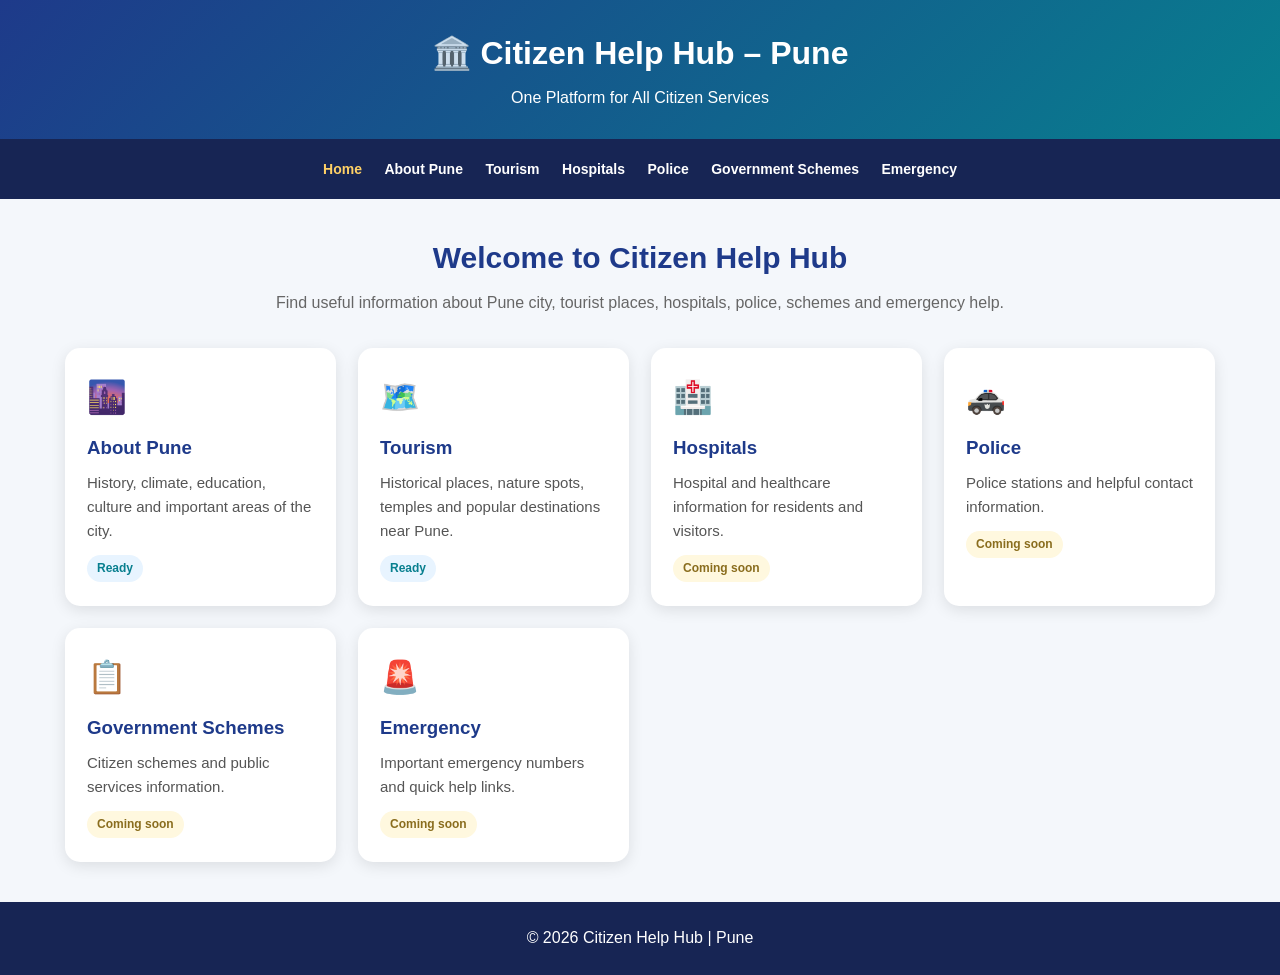
<file: index.html>
<!DOCTYPE html>
<html lang="en">
<head>
    <meta charset="UTF-8">
    <meta name="viewport" content="width=device-width, initial-scale=1.0">
    <title>Citizen Help Hub – Pune</title>
    <link rel="stylesheet" href="css/style.css">
    <link rel="stylesheet" href="css/home.css">
</head>
<body>

    <header>
        <h1>🏛️ Citizen Help Hub – Pune</h1>
        <p>One Platform for All Citizen Services</p>
    </header>

    <nav>
        <a href="index.html" class="active">Home</a>
        <a href="pages/about-pune.html">About Pune</a>
        <a href="pages/tourism.html">Tourism</a>
        <a href="pages/hospitals.html">Hospitals</a>
        <a href="pages/police.html">Police</a>
        <a href="pages/government-schemes.html">Government Schemes</a>
        <a href="pages/emergency.html">Emergency</a>
    </nav>

    <main class="home">
        <div class="home-intro">
            <h2>Welcome to Citizen Help Hub</h2>
            <p>Find useful information about Pune city, tourist places, hospitals, police, schemes and emergency help.</p>
        </div>

        <div class="home-grid">
            <a class="home-card" href="pages/about-pune.html">
                <div class="icon">🌆</div>
                <h3>About Pune</h3>
                <p>History, climate, education, culture and important areas of the city.</p>
                <span class="status">Ready</span>
            </a>

            <a class="home-card" href="pages/tourism.html">
                <div class="icon">🗺️</div>
                <h3>Tourism</h3>
                <p>Historical places, nature spots, temples and popular destinations near Pune.</p>
                <span class="status">Ready</span>
            </a>

            <a class="home-card" href="pages/hospitals.html">
                <div class="icon">🏥</div>
                <h3>Hospitals</h3>
                <p>Hospital and healthcare information for residents and visitors.</p>
                <span class="status soon">Coming soon</span>
            </a>

            <a class="home-card" href="pages/police.html">
                <div class="icon">🚓</div>
                <h3>Police</h3>
                <p>Police stations and helpful contact information.</p>
                <span class="status soon">Coming soon</span>
            </a>

            <a class="home-card" href="pages/government-schemes.html">
                <div class="icon">📋</div>
                <h3>Government Schemes</h3>
                <p>Citizen schemes and public services information.</p>
                <span class="status soon">Coming soon</span>
            </a>

            <a class="home-card" href="pages/emergency.html">
                <div class="icon">🚨</div>
                <h3>Emergency</h3>
                <p>Important emergency numbers and quick help links.</p>
                <span class="status soon">Coming soon</span>
            </a>
        </div>
    </main>

    <footer>
        © 2026 Citizen Help Hub | Pune
    </footer>

</body>
</html>
</file>
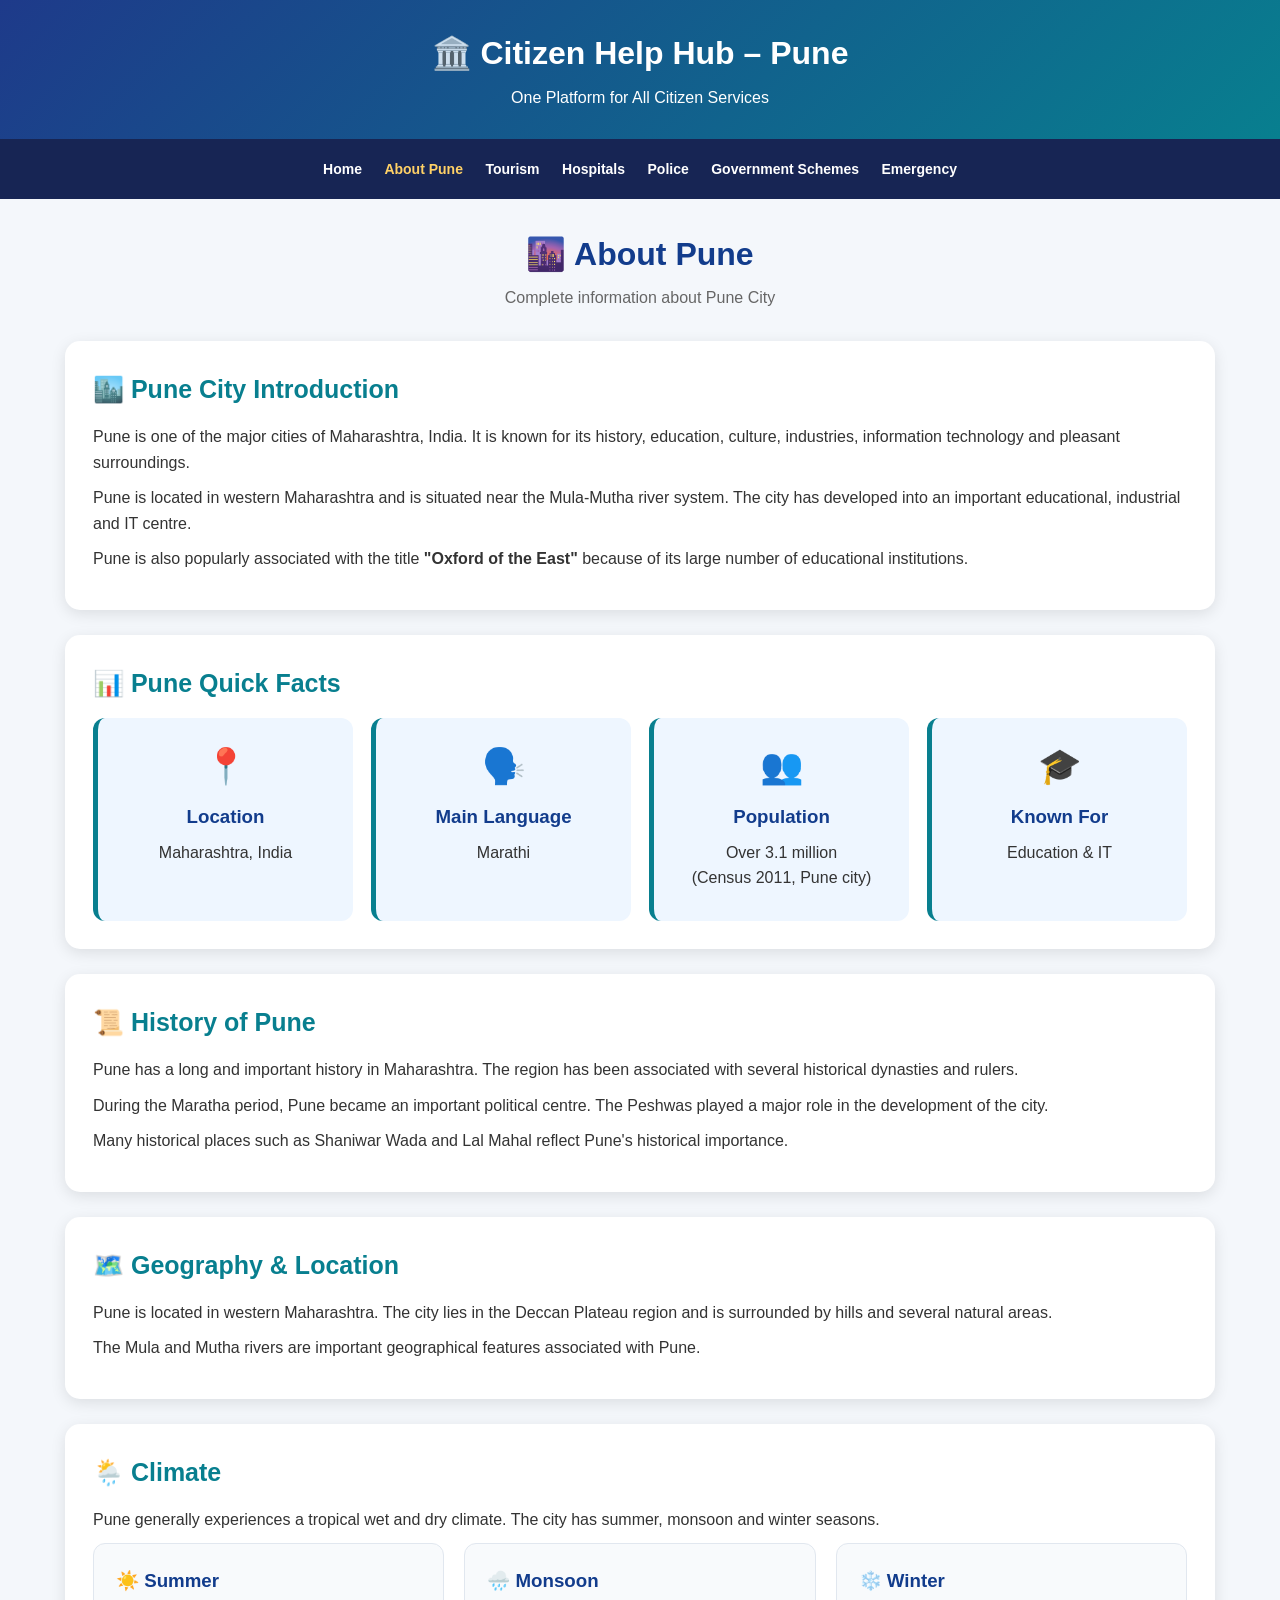
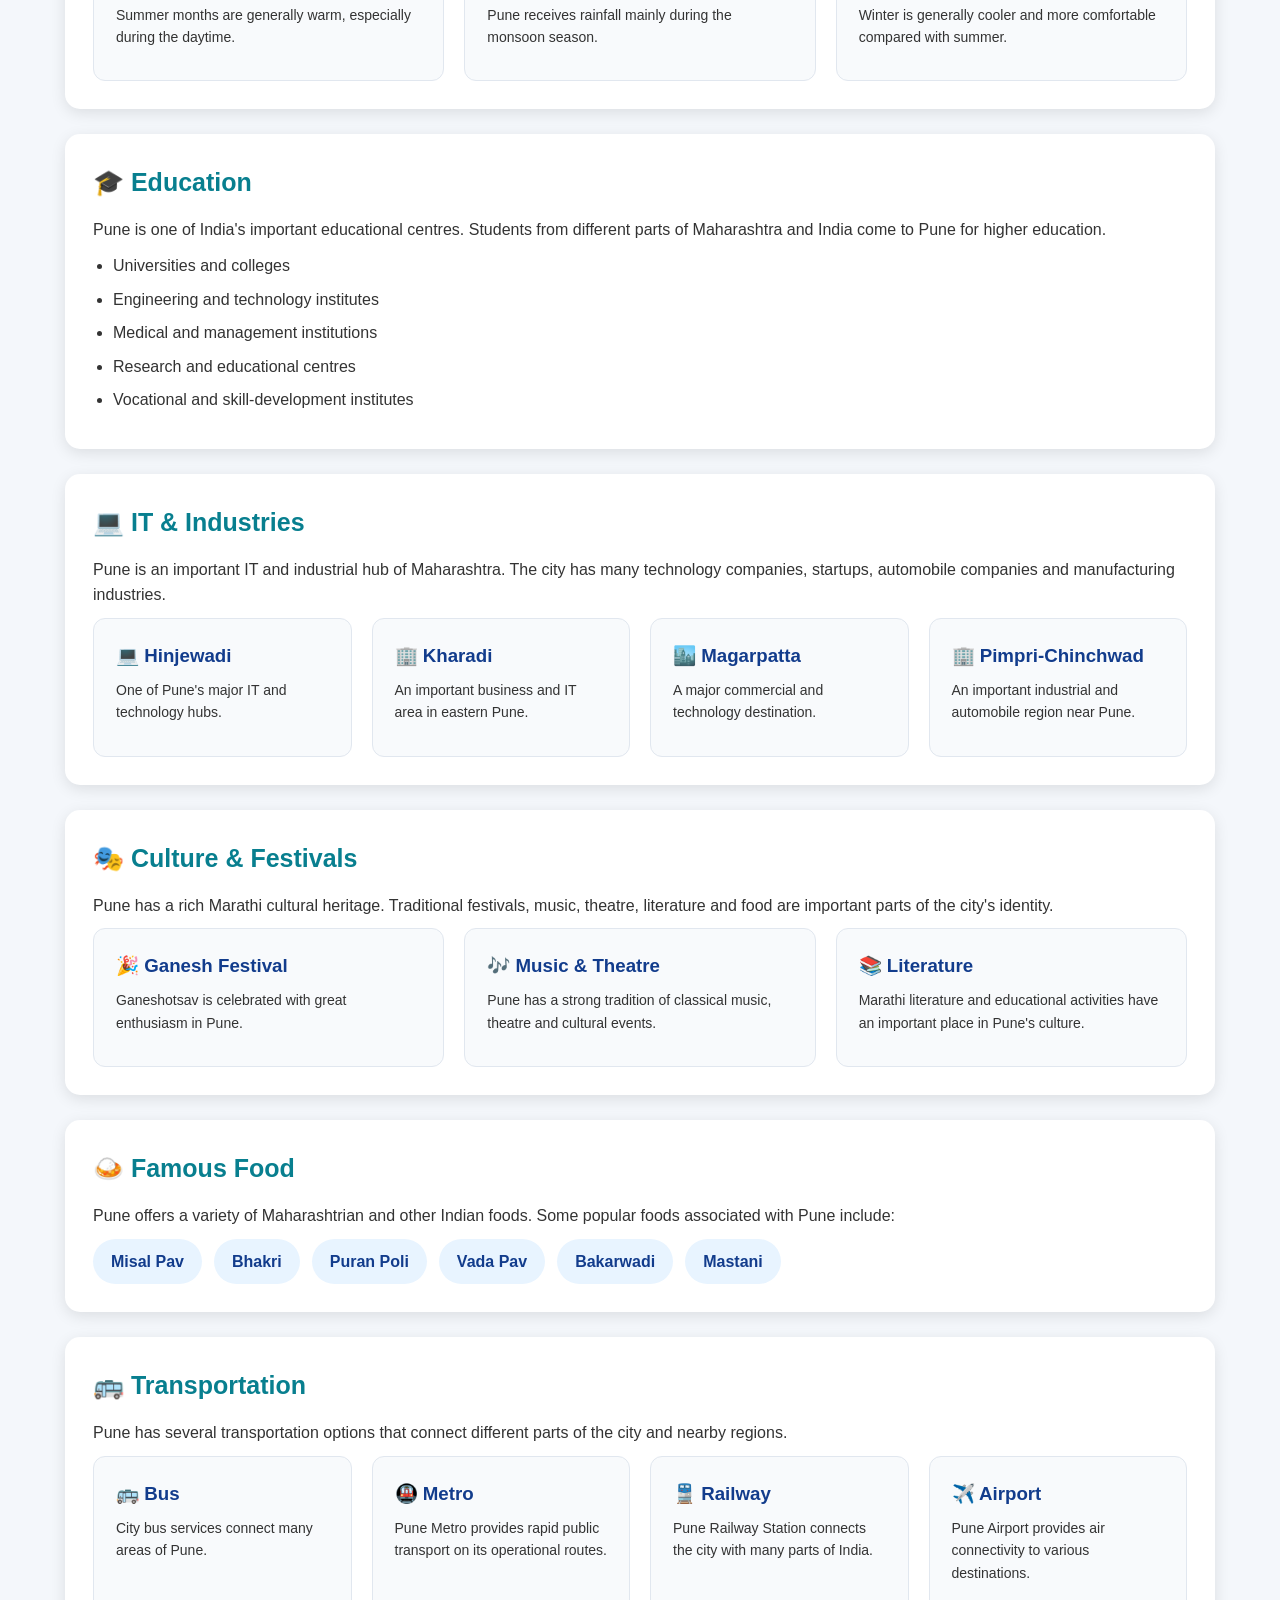
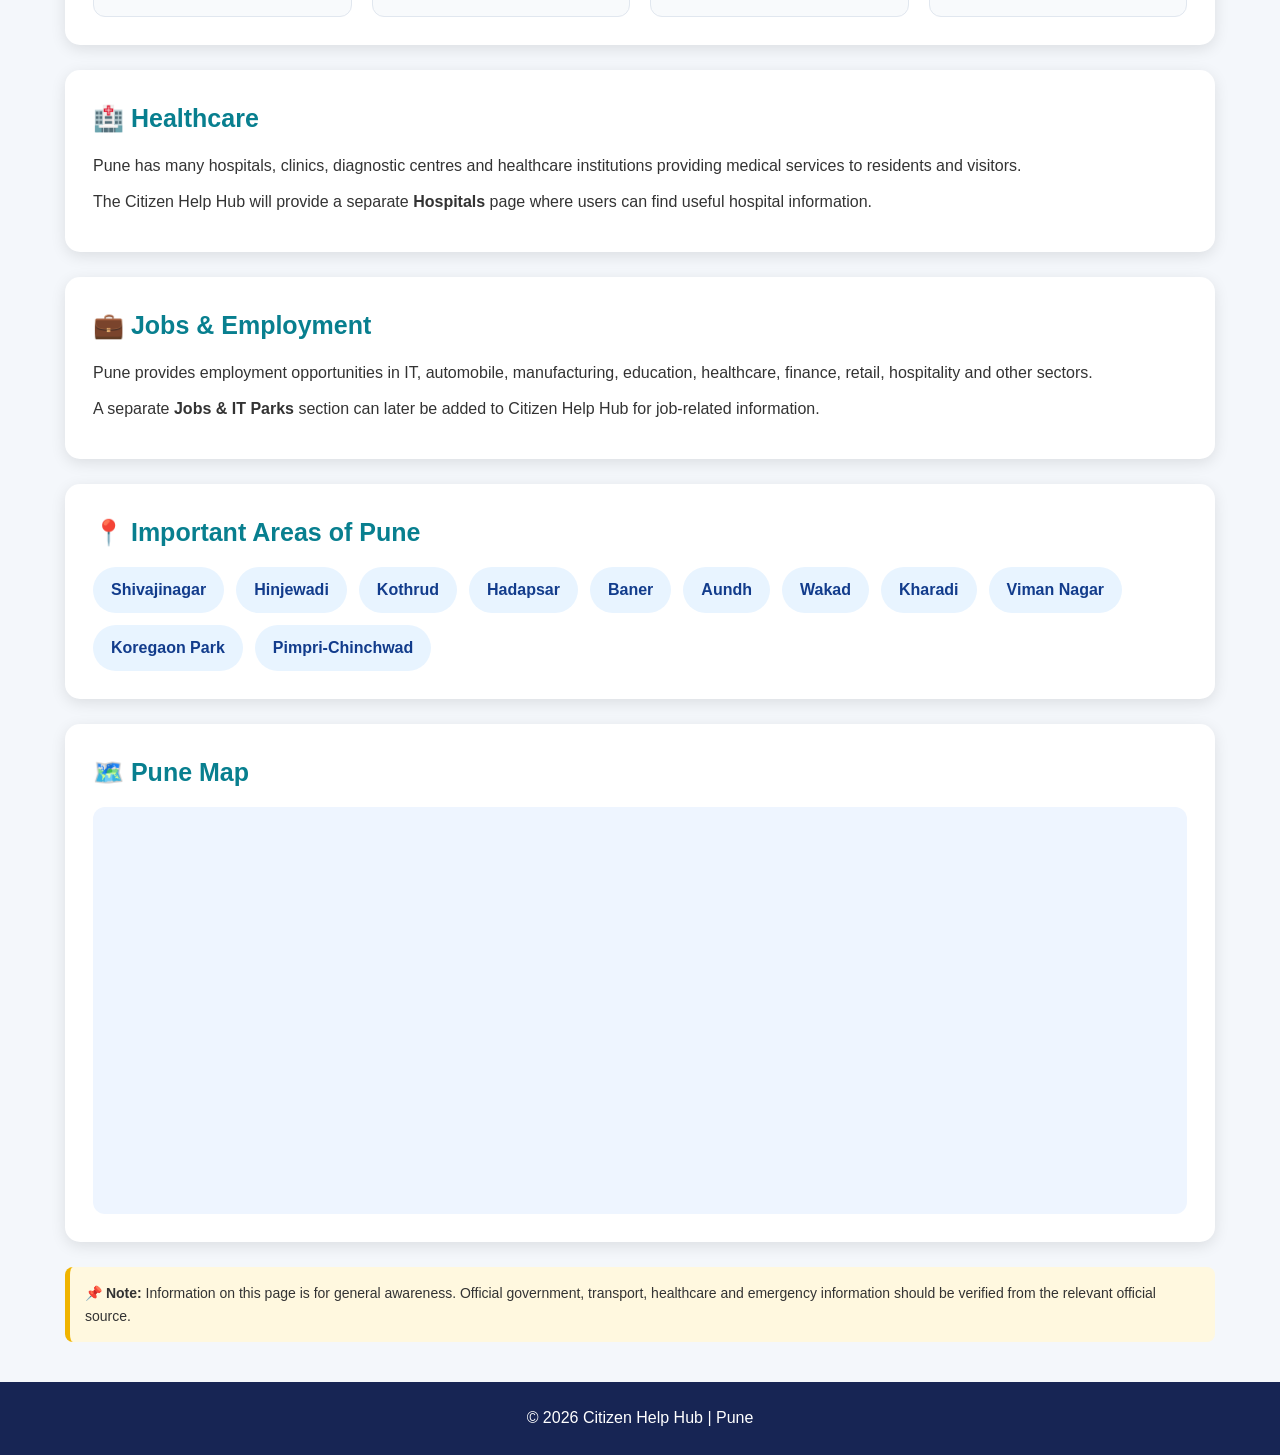
<file: pages/about-pune.html>
<!DOCTYPE html>
<html lang="en">
<head>
    <meta charset="UTF-8">
    <meta name="viewport" content="width=device-width, initial-scale=1.0">
    <title>About Pune | Citizen Help Hub</title>
    <link rel="stylesheet" href="../css/style.css">
    <link rel="stylesheet" href="../css/about-pune.css">
</head>
<body>

    <header>
        <h1>🏛️ Citizen Help Hub – Pune</h1>
        <p>One Platform for All Citizen Services</p>
    </header>

    <nav>
        <a href="../index.html">Home</a>
        <a href="about-pune.html" class="active">About Pune</a>
        <a href="tourism.html">Tourism</a>
        <a href="hospitals.html">Hospitals</a>
        <a href="police.html">Police</a>
        <a href="government-schemes.html">Government Schemes</a>
        <a href="emergency.html">Emergency</a>
    </nav>

    <main class="container">

        <div class="page-title">
            <h2>🌆 About Pune</h2>
            <p>Complete information about Pune City</p>
        </div>

        <section class="section">
            <h2>🏙️ Pune City Introduction</h2>
            <p>
                Pune is one of the major cities of Maharashtra, India.
                It is known for its history, education, culture, industries,
                information technology and pleasant surroundings.
            </p>
            <p>
                Pune is located in western Maharashtra and is situated near
                the Mula-Mutha river system. The city has developed into an
                important educational, industrial and IT centre.
            </p>
            <p>
                Pune is also popularly associated with the title
                <b>"Oxford of the East"</b> because of its large number of
                educational institutions.
            </p>
        </section>

        <section class="section">
            <h2>📊 Pune Quick Facts</h2>
            <div class="facts">
                <div class="fact-card">
                    <div class="icon">📍</div>
                    <h3>Location</h3>
                    <p>Maharashtra, India</p>
                </div>
                <div class="fact-card">
                    <div class="icon">🗣️</div>
                    <h3>Main Language</h3>
                    <p>Marathi</p>
                </div>
                <div class="fact-card">
                    <div class="icon">👥</div>
                    <h3>Population</h3>
                    <p>Over 3.1 million<br>(Census 2011, Pune city)</p>
                </div>
                <div class="fact-card">
                    <div class="icon">🎓</div>
                    <h3>Known For</h3>
                    <p>Education &amp; IT</p>
                </div>
            </div>
        </section>

        <section class="section">
            <h2>📜 History of Pune</h2>
            <p>
                Pune has a long and important history in Maharashtra.
                The region has been associated with several historical
                dynasties and rulers.
            </p>
            <p>
                During the Maratha period, Pune became an important political
                centre. The Peshwas played a major role in the development
                of the city.
            </p>
            <p>
                Many historical places such as Shaniwar Wada and Lal Mahal
                reflect Pune's historical importance.
            </p>
        </section>

        <section class="section">
            <h2>🗺️ Geography &amp; Location</h2>
            <p>
                Pune is located in western Maharashtra. The city lies in
                the Deccan Plateau region and is surrounded by hills and
                several natural areas.
            </p>
            <p>
                The Mula and Mutha rivers are important geographical features
                associated with Pune.
            </p>
        </section>

        <section class="section">
            <h2>🌦️ Climate</h2>
            <p>
                Pune generally experiences a tropical wet and dry climate.
                The city has summer, monsoon and winter seasons.
            </p>
            <div class="info-grid">
                <div class="info-card">
                    <h3>☀️ Summer</h3>
                    <p>Summer months are generally warm, especially during the daytime.</p>
                </div>
                <div class="info-card">
                    <h3>🌧️ Monsoon</h3>
                    <p>Pune receives rainfall mainly during the monsoon season.</p>
                </div>
                <div class="info-card">
                    <h3>❄️ Winter</h3>
                    <p>Winter is generally cooler and more comfortable compared with summer.</p>
                </div>
            </div>
        </section>

        <section class="section">
            <h2>🎓 Education</h2>
            <p>
                Pune is one of India's important educational centres.
                Students from different parts of Maharashtra and India
                come to Pune for higher education.
            </p>
            <ul class="custom-list">
                <li>Universities and colleges</li>
                <li>Engineering and technology institutes</li>
                <li>Medical and management institutions</li>
                <li>Research and educational centres</li>
                <li>Vocational and skill-development institutes</li>
            </ul>
        </section>

        <section class="section">
            <h2>💻 IT &amp; Industries</h2>
            <p>
                Pune is an important IT and industrial hub of Maharashtra.
                The city has many technology companies, startups,
                automobile companies and manufacturing industries.
            </p>
            <div class="info-grid">
                <div class="info-card">
                    <h3>💻 Hinjewadi</h3>
                    <p>One of Pune's major IT and technology hubs.</p>
                </div>
                <div class="info-card">
                    <h3>🏢 Kharadi</h3>
                    <p>An important business and IT area in eastern Pune.</p>
                </div>
                <div class="info-card">
                    <h3>🏙️ Magarpatta</h3>
                    <p>A major commercial and technology destination.</p>
                </div>
                <div class="info-card">
                    <h3>🏢 Pimpri-Chinchwad</h3>
                    <p>An important industrial and automobile region near Pune.</p>
                </div>
            </div>
        </section>

        <section class="section">
            <h2>🎭 Culture &amp; Festivals</h2>
            <p>
                Pune has a rich Marathi cultural heritage. Traditional
                festivals, music, theatre, literature and food are important
                parts of the city's identity.
            </p>
            <div class="info-grid">
                <div class="info-card">
                    <h3>🎉 Ganesh Festival</h3>
                    <p>Ganeshotsav is celebrated with great enthusiasm in Pune.</p>
                </div>
                <div class="info-card">
                    <h3>🎶 Music &amp; Theatre</h3>
                    <p>Pune has a strong tradition of classical music, theatre and cultural events.</p>
                </div>
                <div class="info-card">
                    <h3>📚 Literature</h3>
                    <p>Marathi literature and educational activities have an important place in Pune's culture.</p>
                </div>
            </div>
        </section>

        <section class="section">
            <h2>🍛 Famous Food</h2>
            <p>
                Pune offers a variety of Maharashtrian and other Indian foods.
                Some popular foods associated with Pune include:
            </p>
            <div class="areas">
                <span class="area">Misal Pav</span>
                <span class="area">Bhakri</span>
                <span class="area">Puran Poli</span>
                <span class="area">Vada Pav</span>
                <span class="area">Bakarwadi</span>
                <span class="area">Mastani</span>
            </div>
        </section>

        <section class="section">
            <h2>🚌 Transportation</h2>
            <p>
                Pune has several transportation options that connect different
                parts of the city and nearby regions.
            </p>
            <div class="info-grid">
                <div class="info-card">
                    <h3>🚌 Bus</h3>
                    <p>City bus services connect many areas of Pune.</p>
                </div>
                <div class="info-card">
                    <h3>🚇 Metro</h3>
                    <p>Pune Metro provides rapid public transport on its operational routes.</p>
                </div>
                <div class="info-card">
                    <h3>🚆 Railway</h3>
                    <p>Pune Railway Station connects the city with many parts of India.</p>
                </div>
                <div class="info-card">
                    <h3>✈️ Airport</h3>
                    <p>Pune Airport provides air connectivity to various destinations.</p>
                </div>
            </div>
        </section>

        <section class="section">
            <h2>🏥 Healthcare</h2>
            <p>
                Pune has many hospitals, clinics, diagnostic centres and
                healthcare institutions providing medical services to
                residents and visitors.
            </p>
            <p>
                The Citizen Help Hub will provide a separate
                <b>Hospitals</b> page where users can find useful hospital
                information.
            </p>
        </section>

        <section class="section">
            <h2>💼 Jobs &amp; Employment</h2>
            <p>
                Pune provides employment opportunities in IT, automobile,
                manufacturing, education, healthcare, finance, retail,
                hospitality and other sectors.
            </p>
            <p>
                A separate <b>Jobs &amp; IT Parks</b> section can later be added
                to Citizen Help Hub for job-related information.
            </p>
        </section>

        <section class="section">
            <h2>📍 Important Areas of Pune</h2>
            <div class="areas">
                <span class="area">Shivajinagar</span>
                <span class="area">Hinjewadi</span>
                <span class="area">Kothrud</span>
                <span class="area">Hadapsar</span>
                <span class="area">Baner</span>
                <span class="area">Aundh</span>
                <span class="area">Wakad</span>
                <span class="area">Kharadi</span>
                <span class="area">Viman Nagar</span>
                <span class="area">Koregaon Park</span>
                <span class="area">Pimpri-Chinchwad</span>
            </div>
        </section>

        <section class="section">
            <h2>🗺️ Pune Map</h2>
            <div class="map-box">
                <iframe
                    src="https://www.google.com/maps?q=Pune,Maharashtra&output=embed"
                    loading="lazy"
                    title="Map of Pune">
                </iframe>
            </div>
        </section>

        <div class="note">
            <b>📌 Note:</b>
            Information on this page is for general awareness.
            Official government, transport, healthcare and emergency
            information should be verified from the relevant official source.
        </div>

    </main>

    <footer>
        © 2026 Citizen Help Hub | Pune
    </footer>

</body>
</html>
</file>
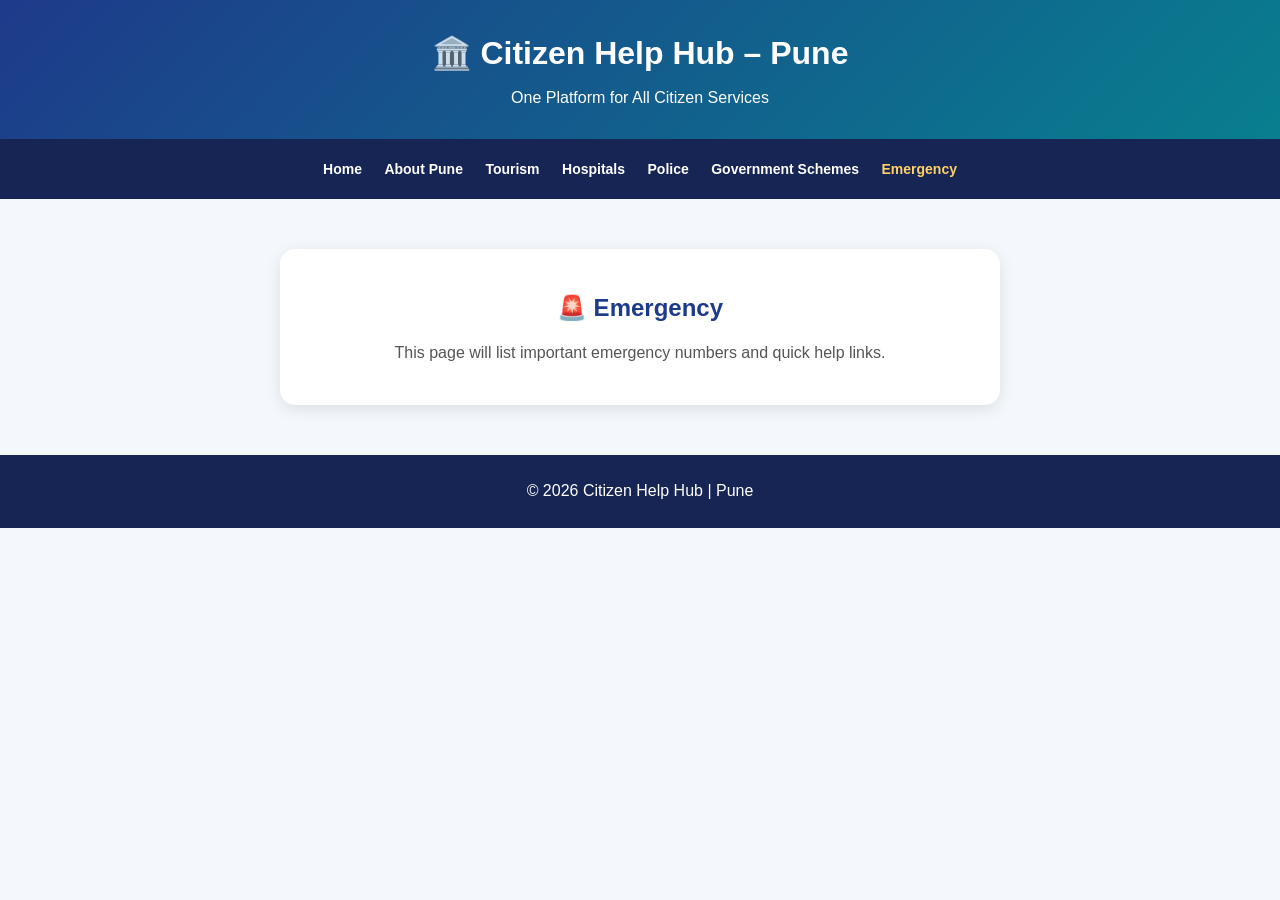
<file: pages/emergency.html>
<!DOCTYPE html>
<html lang="en">
<head>
    <meta charset="UTF-8">
    <meta name="viewport" content="width=device-width, initial-scale=1.0">
    <title>Emergency | Citizen Help Hub Pune</title>
    <link rel="stylesheet" href="../css/style.css">
</head>
<body>
    <header>
        <h1>🏛️ Citizen Help Hub – Pune</h1>
        <p>One Platform for All Citizen Services</p>
    </header>
    <nav>
        <a href="../index.html">Home</a>
        <a href="about-pune.html">About Pune</a>
        <a href="tourism.html">Tourism</a>
        <a href="hospitals.html">Hospitals</a>
        <a href="police.html">Police</a>
        <a href="government-schemes.html">Government Schemes</a>
        <a href="emergency.html" class="active">Emergency</a>
    </nav>
    <main class="coming-soon">
        <h2>🚨 Emergency</h2>
        <p>This page will list important emergency numbers and quick help links.</p>
    </main>
    <footer>© 2026 Citizen Help Hub | Pune</footer>
</body>
</html>
</file>
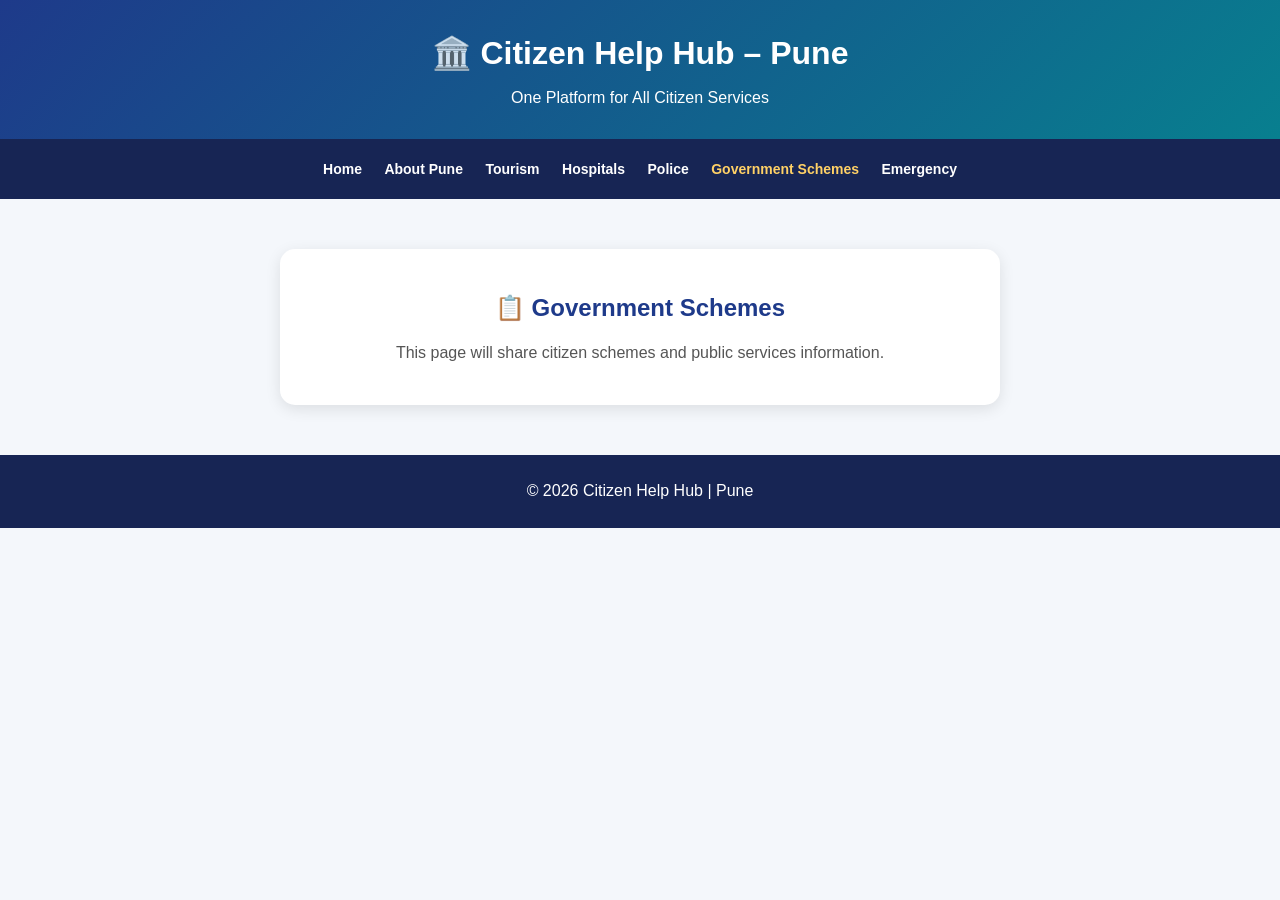
<file: pages/government-schemes.html>
<!DOCTYPE html>
<html lang="en">
<head>
    <meta charset="UTF-8">
    <meta name="viewport" content="width=device-width, initial-scale=1.0">
    <title>Government Schemes | Citizen Help Hub Pune</title>
    <link rel="stylesheet" href="../css/style.css">
</head>
<body>
    <header>
        <h1>🏛️ Citizen Help Hub – Pune</h1>
        <p>One Platform for All Citizen Services</p>
    </header>
    <nav>
        <a href="../index.html">Home</a>
        <a href="about-pune.html">About Pune</a>
        <a href="tourism.html">Tourism</a>
        <a href="hospitals.html">Hospitals</a>
        <a href="police.html">Police</a>
        <a href="government-schemes.html" class="active">Government Schemes</a>
        <a href="emergency.html">Emergency</a>
    </nav>
    <main class="coming-soon">
        <h2>📋 Government Schemes</h2>
        <p>This page will share citizen schemes and public services information.</p>
    </main>
    <footer>© 2026 Citizen Help Hub | Pune</footer>
</body>
</html>
</file>
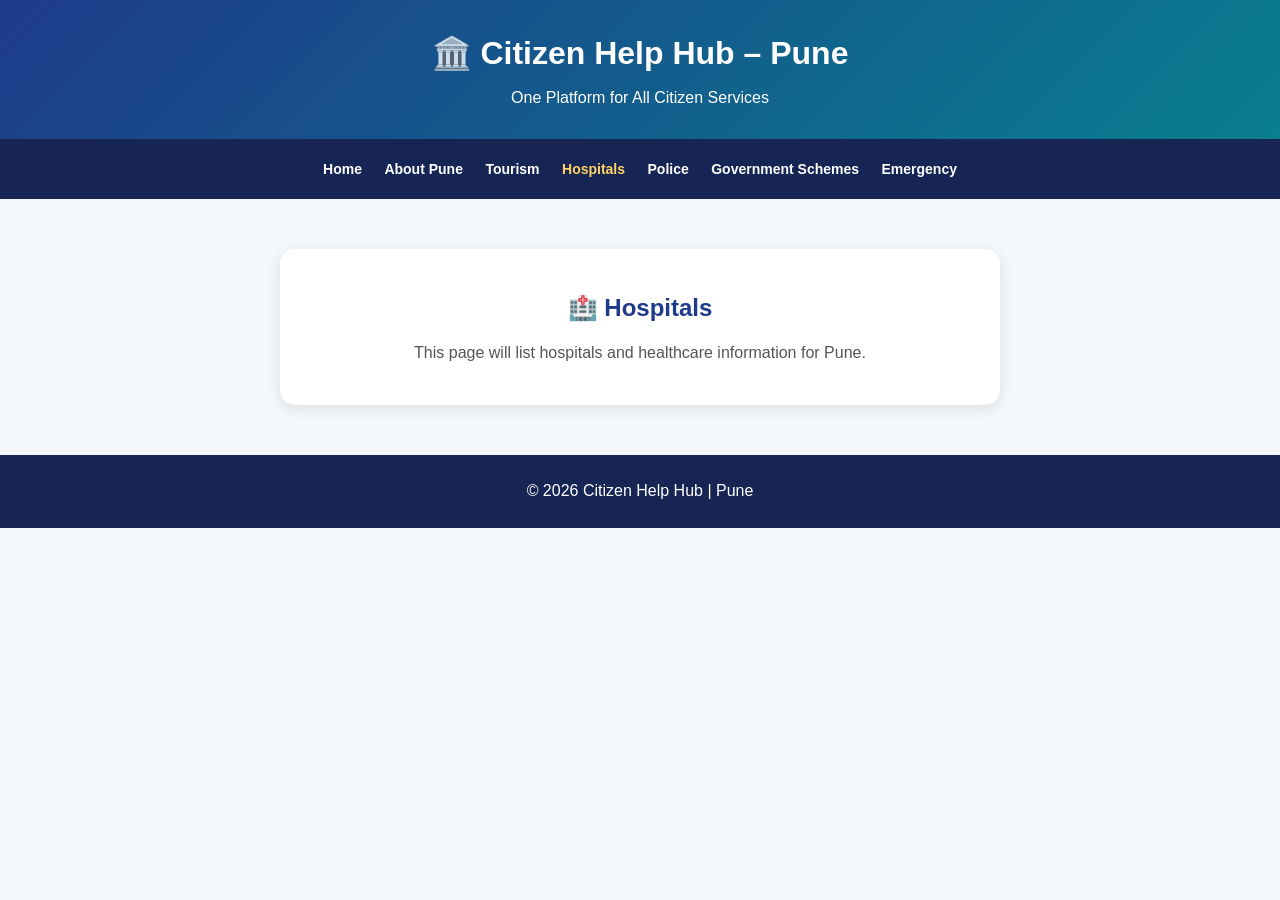
<file: pages/hospitals.html>
<!DOCTYPE html>
<html lang="en">
<head>
    <meta charset="UTF-8">
    <meta name="viewport" content="width=device-width, initial-scale=1.0">
    <title>Hospitals | Citizen Help Hub Pune</title>
    <link rel="stylesheet" href="../css/style.css">
</head>
<body>
    <header>
        <h1>🏛️ Citizen Help Hub – Pune</h1>
        <p>One Platform for All Citizen Services</p>
    </header>
    <nav>
        <a href="../index.html">Home</a>
        <a href="about-pune.html">About Pune</a>
        <a href="tourism.html">Tourism</a>
        <a href="hospitals.html" class="active">Hospitals</a>
        <a href="police.html">Police</a>
        <a href="government-schemes.html">Government Schemes</a>
        <a href="emergency.html">Emergency</a>
    </nav>
    <main class="coming-soon">
        <h2>🏥 Hospitals</h2>
        <p>This page will list hospitals and healthcare information for Pune.</p>
    </main>
    <footer>© 2026 Citizen Help Hub | Pune</footer>
</body>
</html>
</file>
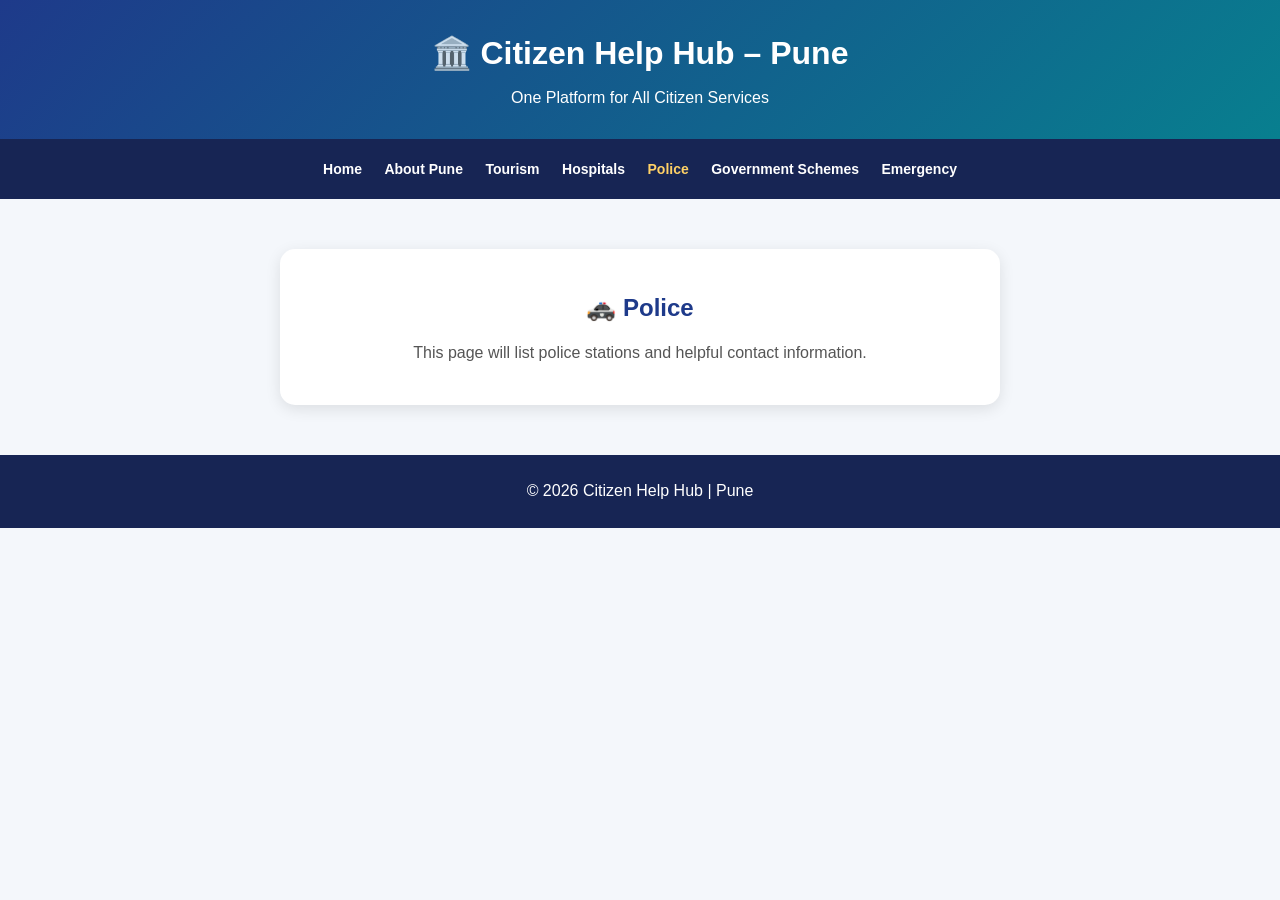
<file: pages/police.html>
<!DOCTYPE html>
<html lang="en">
<head>
    <meta charset="UTF-8">
    <meta name="viewport" content="width=device-width, initial-scale=1.0">
    <title>Police | Citizen Help Hub Pune</title>
    <link rel="stylesheet" href="../css/style.css">
</head>
<body>
    <header>
        <h1>🏛️ Citizen Help Hub – Pune</h1>
        <p>One Platform for All Citizen Services</p>
    </header>
    <nav>
        <a href="../index.html">Home</a>
        <a href="about-pune.html">About Pune</a>
        <a href="tourism.html">Tourism</a>
        <a href="hospitals.html">Hospitals</a>
        <a href="police.html" class="active">Police</a>
        <a href="government-schemes.html">Government Schemes</a>
        <a href="emergency.html">Emergency</a>
    </nav>
    <main class="coming-soon">
        <h2>🚓 Police</h2>
        <p>This page will list police stations and helpful contact information.</p>
    </main>
    <footer>© 2026 Citizen Help Hub | Pune</footer>
</body>
</html>
</file>
<file: css/style.css>
/* Shared styles for Citizen Help Hub – Pune */

* {
    margin: 0;
    padding: 0;
    box-sizing: border-box;
}

body {
    font-family: "Segoe UI", Arial, sans-serif;
    background: #f4f7fb;
    color: #333;
    line-height: 1.6;
}

/* HEADER */
header {
    background: linear-gradient(135deg, #1e3a8a, #087f8f);
    color: white;
    text-align: center;
    padding: 28px 15px;
}

header h1 {
    font-size: 32px;
    margin-bottom: 6px;
}

header p {
    font-size: 16px;
}

/* NAVIGATION */
nav {
    background: #172554;
    text-align: center;
    padding: 14px 10px;
    position: sticky;
    top: 0;
    z-index: 10;
}

nav a {
    color: white;
    text-decoration: none;
    margin: 5px 9px;
    display: inline-block;
    font-size: 14px;
    font-weight: 600;
}

nav a:hover,
nav a.active {
    color: #ffd166;
}

/* BUTTON */
.btn {
    display: inline-block;
    background: #1e3a8a;
    color: white;
    text-decoration: none;
    padding: 10px 15px;
    border-radius: 8px;
    font-weight: bold;
}

.btn:hover {
    background: #2563eb;
}

/* COMING SOON (future pages) */
.coming-soon {
    max-width: 720px;
    margin: 50px auto;
    background: white;
    padding: 40px 28px;
    border-radius: 15px;
    text-align: center;
    box-shadow: 0 4px 15px rgba(0, 0, 0, 0.10);
}

.coming-soon h2 {
    color: #1e3a8a;
    margin-bottom: 12px;
}

.coming-soon p {
    color: #555;
}

/* FOOTER */
footer {
    background: #172554;
    color: white;
    text-align: center;
    padding: 22px 15px;
    margin-top: 40px;
    line-height: 1.8;
}

/* MOBILE */
@media (max-width: 600px) {
    header h1 {
        font-size: 25px;
    }

    nav a {
        font-size: 13px;
        margin: 5px 6px;
    }
}
</file>
<file: css/home.css>
.home {
    width: 92%;
    max-width: 1150px;
    margin: 35px auto 20px;
}

.home-intro {
    text-align: center;
    margin-bottom: 32px;
}

.home-intro h2 {
    color: #1e3a8a;
    font-size: 30px;
    margin-bottom: 8px;
}

.home-intro p {
    color: #666;
}

.home-grid {
    display: grid;
    grid-template-columns: repeat(auto-fit, minmax(240px, 1fr));
    gap: 22px;
}

.home-card {
    background: white;
    padding: 24px 22px;
    border-radius: 15px;
    box-shadow: 0 4px 15px rgba(0, 0, 0, 0.10);
    text-decoration: none;
    color: inherit;
    transition: 0.3s;
    display: block;
}

.home-card:hover {
    transform: translateY(-6px);
    box-shadow: 0 10px 25px rgba(0, 0, 0, 0.16);
}

.home-card .icon {
    font-size: 32px;
}

.home-card h3 {
    color: #1e3a8a;
    margin: 10px 0 8px;
}

.home-card p {
    color: #555;
    font-size: 15px;
}

.home-card .status {
    display: inline-block;
    margin-top: 12px;
    font-size: 12px;
    font-weight: 700;
    color: #087f8f;
    background: #e8f4ff;
    padding: 4px 10px;
    border-radius: 20px;
}

.home-card .status.soon {
    color: #8a6d1e;
    background: #fff8df;
}

@media (max-width: 600px) {
    .home-intro h2 {
        font-size: 25px;
    }
}
</file>
<file: css/about-pune.css>
.container {
    width: 92%;
    max-width: 1150px;
    margin: 30px auto;
}

.page-title {
    text-align: center;
    margin-bottom: 30px;
}

.page-title h2 {
    color: #123c8c;
    font-size: 32px;
}

.page-title p {
    color: #666;
    margin-top: 5px;
}

.section {
    background: white;
    margin-bottom: 25px;
    padding: 28px;
    border-radius: 15px;
    box-shadow: 0 4px 15px rgba(0, 0, 0, 0.10);
}

.section h2 {
    color: #087f8f;
    margin-bottom: 15px;
    font-size: 25px;
}

.section p {
    font-size: 16px;
    margin-bottom: 10px;
}

.facts {
    display: grid;
    grid-template-columns: repeat(auto-fit, minmax(180px, 1fr));
    gap: 18px;
}

.fact-card {
    background: #eef6ff;
    padding: 20px;
    border-radius: 12px;
    text-align: center;
    border-left: 5px solid #087f8f;
}

.fact-card .icon {
    font-size: 35px;
}

.fact-card h3 {
    color: #123c8c;
    margin: 8px 0;
}

.info-grid {
    display: grid;
    grid-template-columns: repeat(auto-fit, minmax(230px, 1fr));
    gap: 20px;
}

.info-card {
    background: #f8fafc;
    padding: 22px;
    border-radius: 12px;
    border: 1px solid #e1e7ef;
    transition: 0.3s;
}

.info-card:hover {
    transform: translateY(-5px);
    box-shadow: 0 5px 15px rgba(0, 0, 0, 0.12);
}

.info-card h3 {
    color: #123c8c;
    margin-bottom: 8px;
}

.info-card p {
    font-size: 14px;
}

.custom-list {
    padding-left: 20px;
}

.custom-list li {
    margin: 8px 0;
}

.areas {
    display: flex;
    flex-wrap: wrap;
    gap: 12px;
}

.area {
    background: #e8f4ff;
    color: #123c8c;
    padding: 10px 18px;
    border-radius: 25px;
    font-weight: 600;
}

.map-box {
    text-align: center;
    background: #eef5ff;
    padding: 25px;
    border-radius: 12px;
}

.map-box iframe {
    width: 100%;
    height: 350px;
    border: 0;
    border-radius: 12px;
}

.note {
    background: #fff8df;
    border-left: 5px solid #f0b400;
    padding: 15px;
    border-radius: 8px;
    font-size: 14px;
}

@media (max-width: 600px) {
    .page-title h2 {
        font-size: 26px;
    }

    .section {
        padding: 20px;
    }

    .map-box iframe {
        height: 280px;
    }
}
</file>
